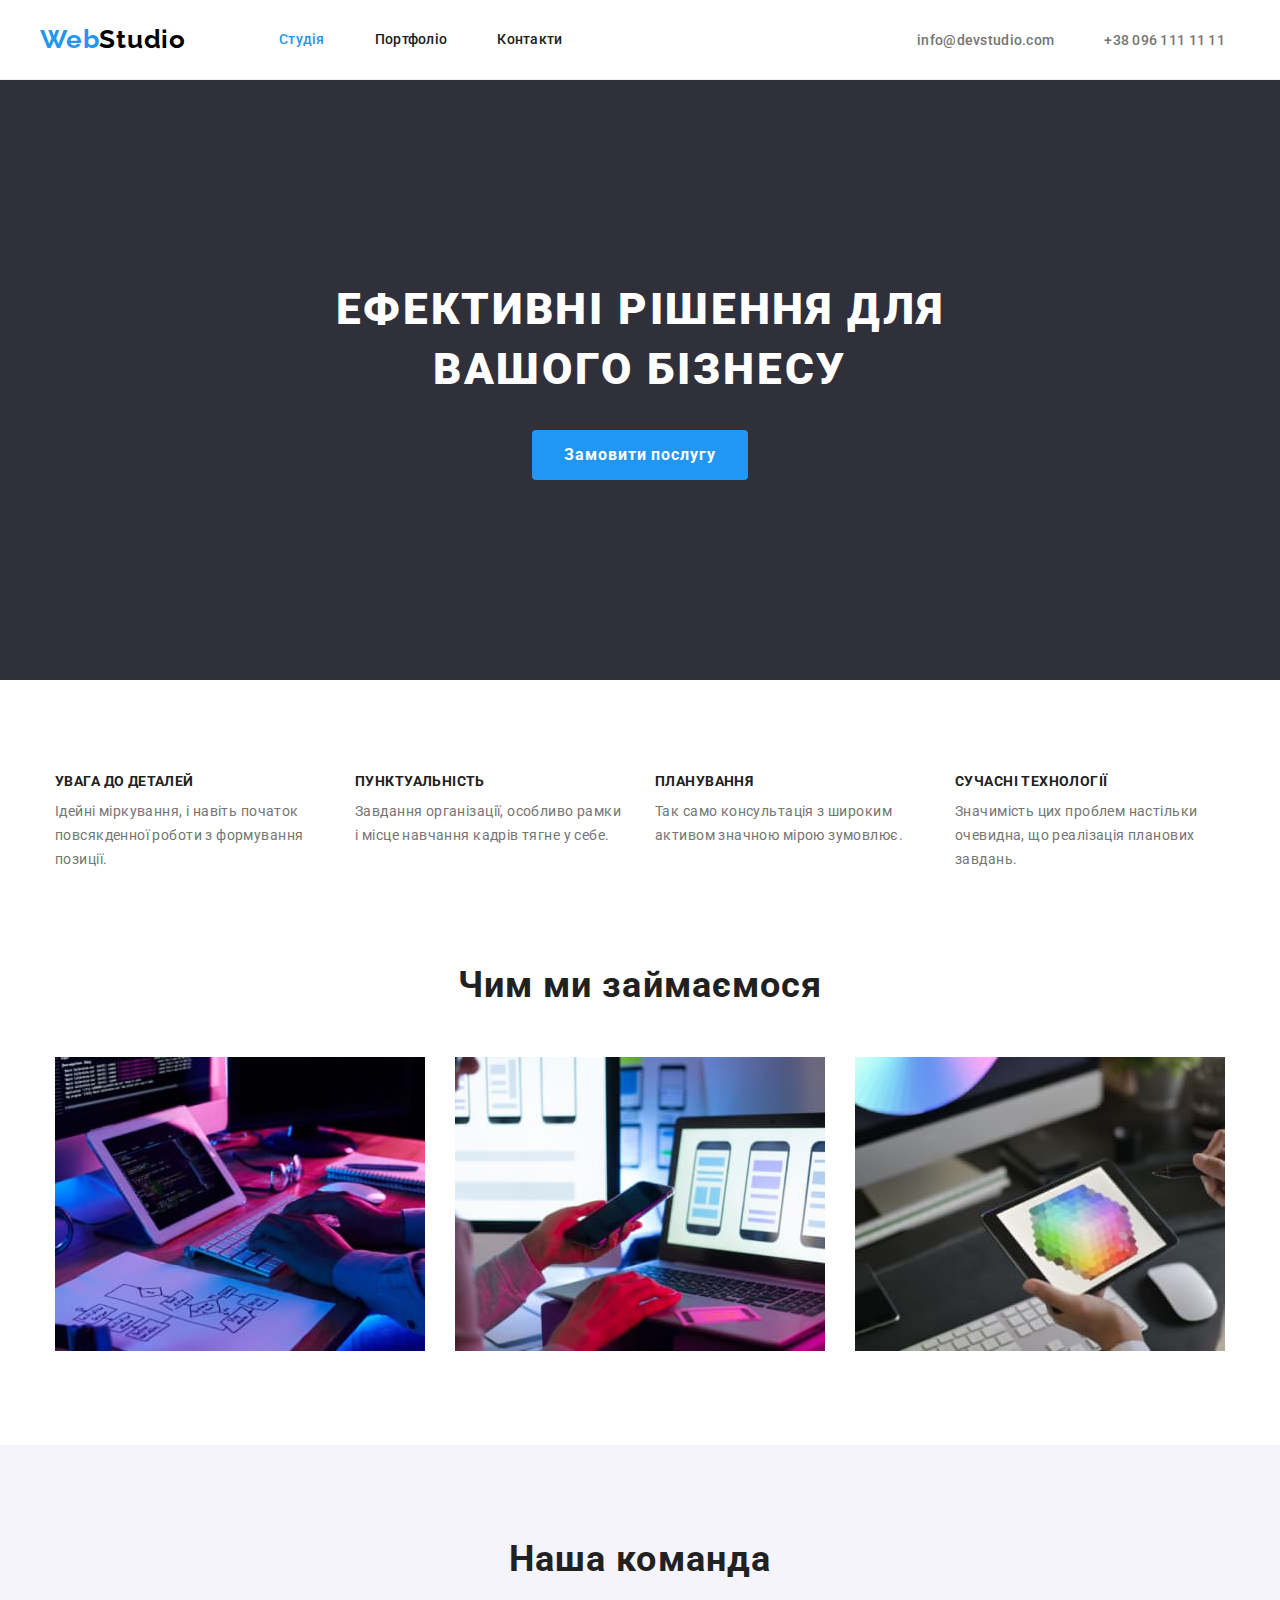
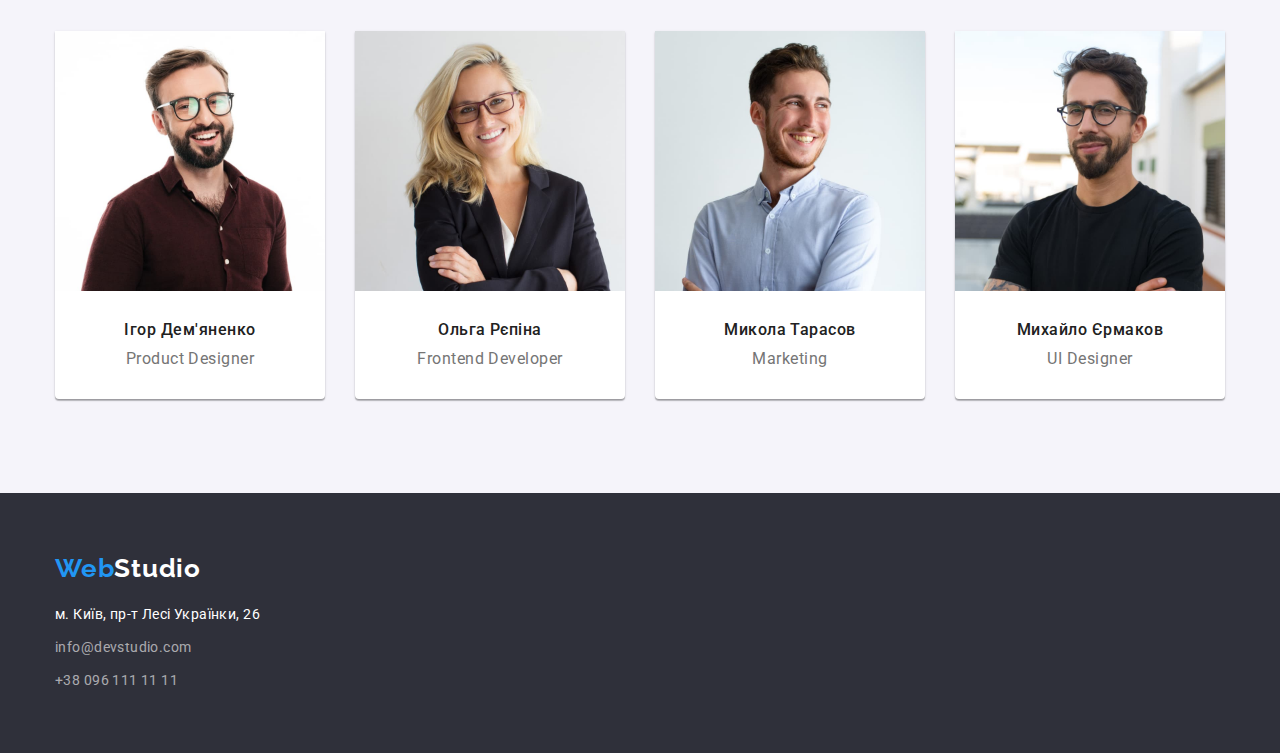
<file: index.html>
<!DOCTYPE html>
<html lang="uk">
  <head>
    <meta charset="UTF-8" />
    <meta http-equiv="X-UA-Compatible" content="IE=edge" />
    <meta name="viewport" content="width=device-width, initial-scale=1.0" />
    <title>WebStudio</title>
    <link
      rel="stylesheet"
      href="https://cdnjs.cloudflare.com/ajax/libs/modern-normalize/1.1.0/modern-normalize.min.css"
    />
    <link rel="preconnect" href="https://fonts.googleapis.com" />
    <link rel="preconnect" href="https://fonts.gstatic.com" crossorigin />
    <link
      href="https://fonts.googleapis.com/css2?family=Raleway:wght@400;700&family=Roboto:wght@400;500;700;900&display=swap"
      rel="stylesheet"
    />
    <link rel="stylesheet" href="css/styles.css" />
  </head>

  <body>
    <header class="header">
      <div class="container-header container">
        <nav class="head-nav">
          <a class="bodi-logo" href="/"
            ><span class="accent-logo">Web</span>Studio</a
          >
          <ul class="nav-list list">
            <li class="nav-item-link">
              <a class="nav-link studio link" href="index.html">Студія</a>
            </li>
            <li class="nav-item-link">
              <a class="nav-link link" href="portfolio.html">Портфоліо</a>
            </li>

            <li class="nav-item-link">
              <a class="nav-link link" href="">Контакти</a>
            </li>
          </ul>
        </nav>
        <ul class="aside-list list">
          <li class="aside-item-link">
            <a class="aside-link-mail link" href="mailto:info@devstudio.com"
              >info@devstudio.com</a
            >
          </li>
          <li class="aside-item-link">
            <a class="aside-link-phone link" href="tel:+380961111111"
              >+38 096 111 11 11</a
            >
          </li>
        </ul>
      </div>
    </header>

    <main class="maim maim-index">
      <section class="section-main-title">
        <div class="container container-main">
          <h1 class="main-title">Ефективні рішення для вашого бізнесу</h1>
          <button class="modal-btn" type="button">Замовити послугу</button>
        </div>
      </section>

      <section class="main-section-benefits section">
        <div class="container container-benefits">
          <ul class="list-section-benefits list">
            <li class="item-benefits">
              <h3 class="title-list-benefits">УВАГА ДО ДЕТАЛЕЙ</h3>
              <p class="text benefits">
                Ідейні міркування, і навіть початок повсякденної роботи з
                формування позиції.
              </p>
            </li>
            <li class="item-benefits">
              <h3 class="title-list-benefits">ПУНКТУАЛЬНІСТЬ</h3>
              <p class="text benefits">
                Завдання організації, особливо рамки і місце навчання кадрів
                тягне у себе.
              </p>
            </li>
            <li class="item-benefits">
              <h3 class="title-list-benefits">ПЛАНУВАННЯ</h3>
              <p class="text benefits">
                Так само консультація з широким активом значною мірою зумовлює.
              </p>
            </li>
            <li class="item-benefits">
              <h3 class="title-list-benefits">СУЧАСНІ ТЕХНОЛОГІЇ</h3>
              <p class="text benefits">
                Значимість цих проблем настільки очевидна, що реалізація
                планових завдань.
              </p>
            </li>
          </ul>
        </div>
      </section>

      <section class="main-section-work">
        <div class="container container-work">
          <h2 class="main-title-section-work">Чим ми займаємося</h2>
          <ul class="list-section-work list">
            <li class="item-work-img">
              <img
                class="img-work"
                src="images/work-img1.jpg"
                alt="programer working his desk office"
                width="370"
              />
            </li>
            <li class="item-work-img">
              <img
                class="img-work"
                src="images/work-img2.jpg"
                alt="web up designers are developing application smartphones"
                width="370"
              />
            </li>
            <li class="item-work-img">
              <img
                class="img-work"
                src="images/work-img3.jpg"
                alt="web design with working colour selection graphic tablet"
                width="370"
              />
            </li>
          </ul>
        </div>
      </section>

      <section class="main-section-workpeople">
        <div class="container container-workpeople">
          <h2 class="main-title-section-workpeople">Наша команда</h2>
          <ul class="list-section-workpeople list">
            <li class="item-workpeople">
              <img
                class="img-workpeople"
                src="images/pers-img0.jpg"
                alt="Ігор Дем'яненко"
                width="270"
              />
              <div class="workpeople">
                <h3 class="title-name-workpeople">Ігор Дем'яненко</h3>
                <p class="text profession">Product Designer</p>
              </div>
            </li>
            <li class="item-workpeople">
              <img
                class="img-workpeople"
                src="images/pers-img1.jpg"
                alt="Ольга Рєпіна"
                width="270"
              />
              <div class="workpeople">
                <h3 class="title-name-workpeople">Ольга Рєпіна</h3>
                <p class="text profession">Frontend Developer</p>
              </div>
            </li>
            <li class="item-workpeople">
              <img
                class="img-workpeople"
                src="images/pers-img2.jpg"
                alt="Микола Тарасов"
                width="270"
              />
              <div class="workpeople">
                <h3 class="title-name-workpeople">Микола Тарасов</h3>
                <p class="text profession">Marketing</p>
              </div>
            </li>
            <li class="item-workpeople">
              <img
                class="img-workpeople"
                src="images/pers-img3.jpg"
                alt="Михайло Єрмаков"
                width="270"
              />
              <div class="workpeople">
                <h3 class="title-name-workpeople">Михайло Єрмаков</h3>
                <p class="text profession">UI Designer</p>
              </div>
            </li>
          </ul>
        </div>
      </section>
    </main>

    <footer class="footer">
      <div class="container-footer container">
        <a class="footer-logo" href="/"
          ><span class="accent-logo">Web</span>Studio</a
        >
        <address class="footer-address">
          <p class="address">м. Київ, пр-т Лесі Українки, 26</p>
          <a class="footer-address-link link" href="mailto:info@devstudio.com"
            >info@devstudio.com</a
          >
          <a class="footer-address-link link" href="tel:+380961111111"
            >+38 096 111 11 11</a
          >
        </address>
      </div>
    </footer>
  </body>
</html>
</file>
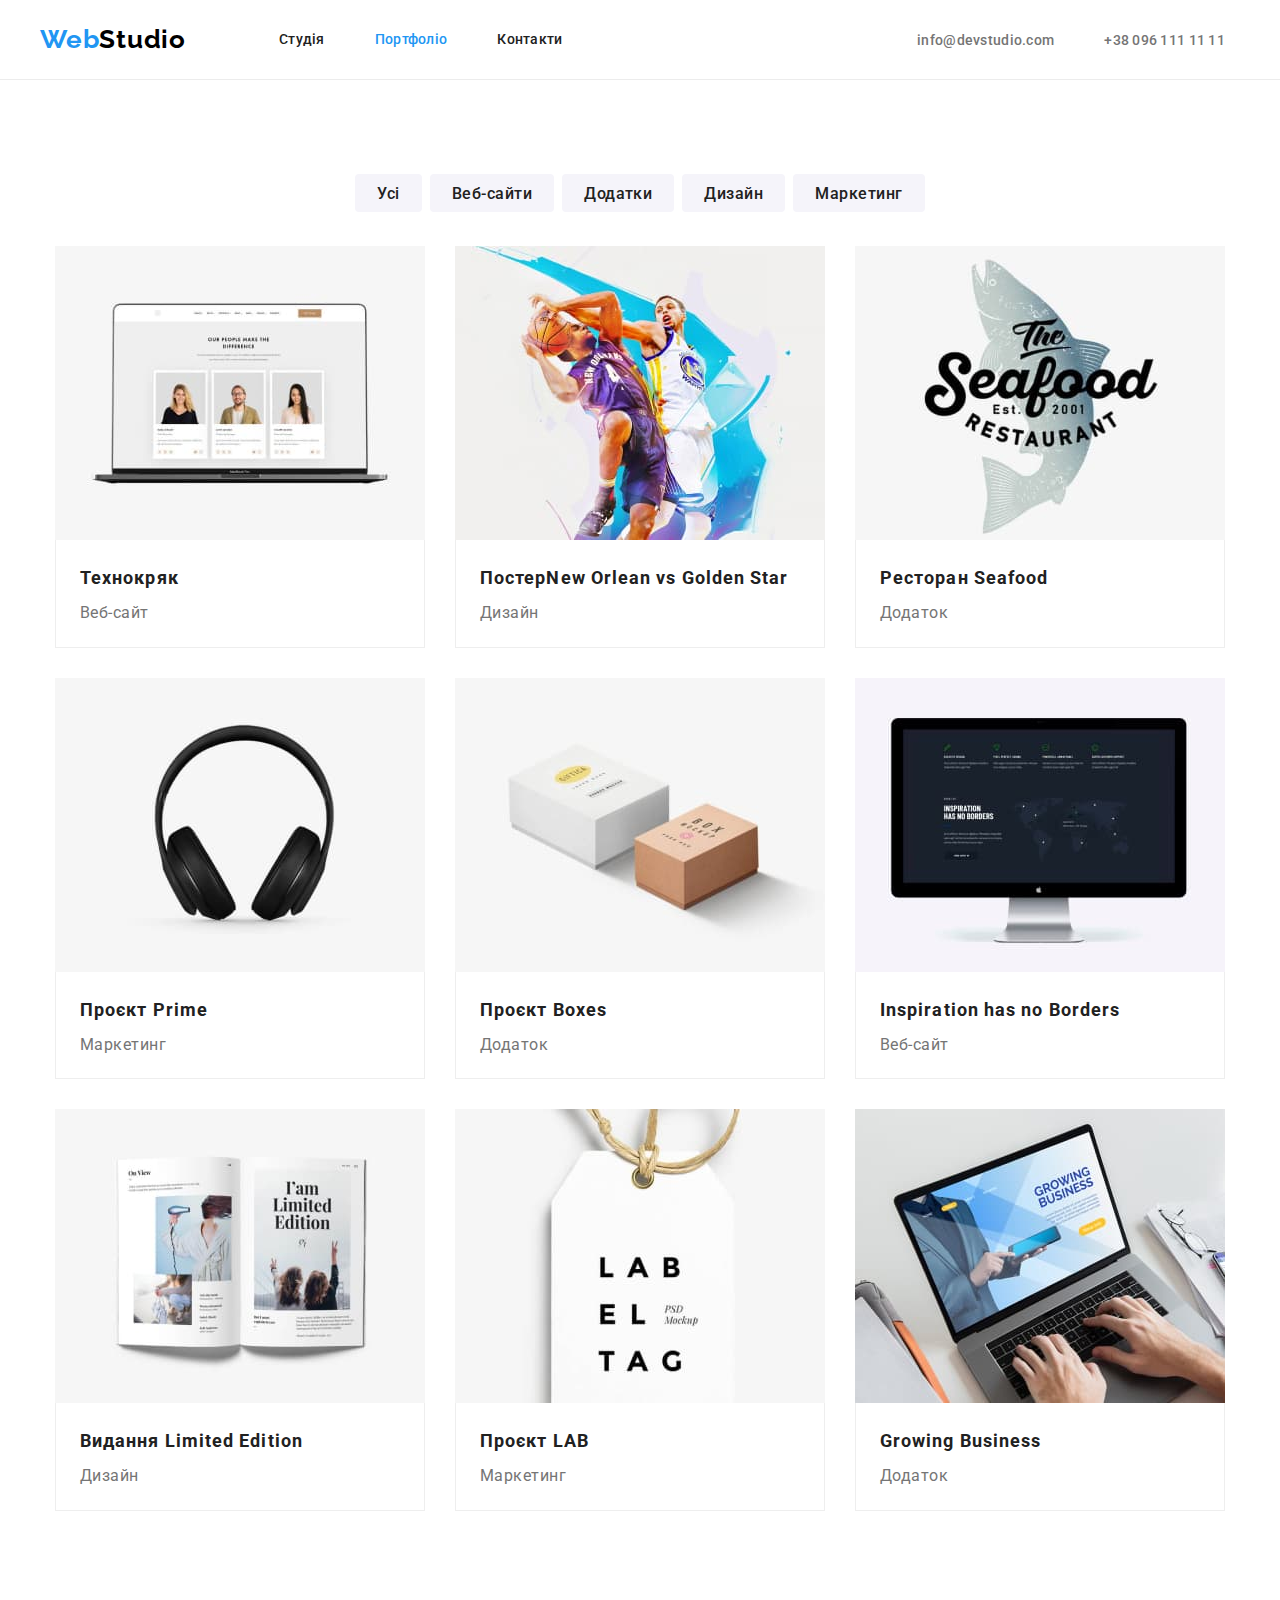
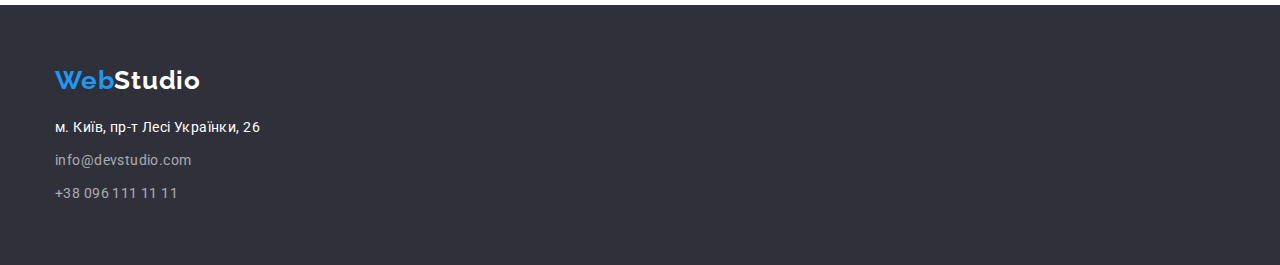
<file: portfolio.html>
<!DOCTYPE html>
<html lang="uk">
  <head>
    <meta charset="UTF-8" />
    <meta http-equiv="X-UA-Compatible" content="IE=edge" />
    <meta name="viewport" content="width=device-width, initial-scale=1.0" />
    <title>Document</title>
    <link
      rel="stylesheet"
      href="https://cdnjs.cloudflare.com/ajax/libs/modern-normalize/1.1.0/modern-normalize.min.css"
    />
    <link rel="preconnect" href="https://fonts.googleapis.com" />
    <link rel="preconnect" href="https://fonts.gstatic.com" crossorigin />
    <link
      href="https://fonts.googleapis.com/css2?family=Raleway:wght@400;700&family=Roboto:wght@400;500;700;900&display=swap"
      rel="stylesheet"
    />
    <link rel="stylesheet" href="css/styles.css" />
  </head>

  <body>
    <header class="header">
      <div class="container-header container">
        <nav class="head-nav">
          <a class="bodi-logo" href="/"
            ><span class="accent-logo">Web</span>Studio</a
          >
          <ul class="nav-list list">
            <li class="nav-item-link">
              <a class="nav-link link" href="index.html">Студія</a>
            </li>
            <li class="nav-item-link">
              <a class="nav-link portfolio link" href="portfolio.html"
                >Портфоліо</a
              >
            </li>

            <li class="nav-item-link">
              <a class="nav-link link" href="">Контакти</a>
            </li>
          </ul>
        </nav>
        <ul class="aside-list list">
          <li class="aside-item-link">
            <a class="aside-link-mail link" href="mailto:info@devstudio.com"
              >info@devstudio.com</a
            >
          </li>
          <li class="aside-item-link">
            <a class="aside-link-phone link" href="tel:+380961111111"
              >+38 096 111 11 11</a
            >
          </li>
        </ul>
      </div>
    </header>
    <main class="main main-portfolio">
      <section class="main-section-filter">
        <h1 class="hidden-header">Портфоліо</h1>
        <div class="container container-portfolio">
          <ul class="list-section-filter list">
            <li class="item-filter-button">
              <button class="btn-filter" type="button">Усі</button>
            </li>
            <li class="item-filter-button">
              <button class="btn-filter" type="button">Веб-сайти</button>
            </li>
            <li class="item-filter-button">
              <button class="btn-filter" type="button">Додатки</button>
            </li>
            <li class="item-filter-button">
              <button class="btn-filter" type="button">Дизайн</button>
            </li>
            <li class="item-filter-button">
              <button class="btn-filter" type="button">Маркетинг</button>
            </li>
          </ul>
          <ul class="list-section-portfolio list">
            <li class="item-portfolio">
              <a class="portfolio-link link" href="/">
                <img
                  class="img-portfolio"
                  src="images/port-img4.jpg"
                  alt="ноутбук з відкритимвеб сайтом"
                  width="370"
                />
                <div class="container-portfolio-main">
                  <h2 class="title-portfolio">Технокряк</h2>
                  <p class="naim-portfolio">Веб-сайт</p>
                </div>
              </a>
            </li>
            <li class="item-portfolio">
              <a class="portfolio-link link" href="/">
                <img
                  class="img-portfolio"
                  src="images/port-img5.jpg"
                  alt="два босетболіста"
                  width="370"
                />
                <div class="container-portfolio-main">
                  <h2 class="title-portfolio">
                    ПостерNew Orlean vs Golden Star
                  </h2>
                  <p class="naim-portfolio">Дизайн</p>
                </div>
              </a>
            </li>
            <li class="item-portfolio">
              <a class="portfolio-link link" href="/">
                <img
                  class="img-portfolio"
                  src="images/port-img6.jpg"
                  alt="риба"
                  width="370"
                />
                <div class="container-portfolio-main">
                  <h2 class="title-portfolio">Ресторан Seafood</h2>
                  <p class="naim-portfolio">Додаток</p>
                </div>
              </a>
            </li>
            <li class="item-portfolio">
              <a class="portfolio-link link" href="/">
                <img
                  class="img-portfolio"
                  src="images/port-img7.jpg"
                  alt="навушники"
                  width="370"
                />
                <div class="container-portfolio-main">
                  <h2 class="title-portfolio">Проєкт Prime</h2>
                  <p class="naim-portfolio">Маркетинг</p>
                </div>
              </a>
            </li>
            <li class="item-portfolio">
              <a class="portfolio-link link" href="/">
                <img
                  class="img-portfolio"
                  src="images/port-img8.jpg"
                  alt="дві коробки"
                  width="370"
                />
                <div class="container-portfolio-main">
                  <h2 class="title-portfolio">Проєкт Boxes</h2>
                  <p class="naim-portfolio">Додаток</p>
                </div>
              </a>
            </li>
            <li class="item-portfolio">
              <a class="portfolio-link link" href="/">
                <img
                  class="img-portfolio"
                  src="images/port-img9.jpg"
                  alt="монітор з відкритим веб сайтом"
                  width="370"
                />
                <div class="container-portfolio-main">
                  <h2 class="title-portfolio">Inspiration has no Borders</h2>
                  <p class="naim-portfolio">Веб-сайт</p>
                </div>
              </a>
            </li>
            <li class="item-portfolio">
              <a class="portfolio-link link" href="/">
                <img
                  class="img-portfolio"
                  src="images/port-img10.jpg"
                  alt="розгорнутий глянцевий журнал"
                  width="370"
                />
                <div class="container-portfolio-main">
                  <h2 class="title-portfolio">Видання Limited Edition</h2>
                  <p class="naim-portfolio">Дизайн</p>
                </div>
              </a>
            </li>
            <li class="item-portfolio">
              <a class="portfolio-link link" href="/">
                <img
                  class="img-portfolio"
                  src="images/port-img11.jpg"
                  alt="бірка"
                  width="370"
                />
                <div class="container-portfolio-main">
                  <h2 class="title-portfolio">Проєкт LAB</h2>
                  <p class="naim-portfolio">Маркетинг</p>
                </div>
              </a>
            </li>
            <li class="item-portfolio">
              <a class="portfolio-link link" href="/">
                <img
                  class="img-portfolio"
                  src="images/port-img12.jpg"
                  alt="на ноутбукі відкривають веб додаток"
                  width="370"
                />
                <div class="container-portfolio-main">
                  <h2 class="title-portfolio">Growing Business</h2>
                  <p class="naim-portfolio">Додаток</p>
                </div>
              </a>
            </li>
          </ul>
        </div>
      </section>
    </main>
    <footer class="footer">
      <div class="container-footer container">
        <a class="footer-logo" href="/"
          ><span class="accent-logo">Web</span>Studio</a
        >
        <address class="footer-address">
          <p class="address">м. Київ, пр-т Лесі Українки, 26</p>
          <a class="footer-address-link link" href="mailto:info@devstudio.com"
            >info@devstudio.com</a
          >
          <a class="footer-address-link link" href="tel:+380961111111"
            >+38 096 111 11 11</a
          >
        </address>
      </div>
    </footer>
  </body>
</html>
</file>
<file: css/styles.css>
/* общие */
:root {
  --main-font-roboto: Roboto, sans-serif;
  --title-color: #212121;
  --text-color: #757575;
  --accent-color: #2196f3;
  --fon-color: #ffffff;
  --backgraund-color: #f5f4fa;
  --main-color: #f5f5f5;
}
h1,
h2,
h3 {
  margin-top: 0;
  margin-bottom: 0;
  padding-left: 0;
}
p {
  margin-top: 0;
  margin-bottom: 0;
}
.list {
  margin: 0;
  padding-left: 0;
  list-style: none;
  display: flex;
  justify-content: space-between;
}
.link,
.bodi-logo,
.footer-logo {
  text-decoration: none;
}
body {
  color: var(--title-color);
  font-family: var(--main-font-roboto);
}

.item-workpeople,
.header,
.main-section-benefits,
.main-section-work,
.main-portfolio {
  background: var(--fon-color);
}
.main-section-workpeople {
  background: var(--backgraund-color);
}
.section-main-title,
.footer {
  background: #2f303a;
}
.link:hover,
.link:focus,
.link:active {
  color: var(--accent-color);
}
.container {
  margin-left: auto;
  margin-right: auto;
  padding-left: 15px;
  padding-right: 15px;
  width: 1200px;
}
img {
  display: block;
}
/* logo */
.bodi-logo {
  margin-right: 93px;
  font-family: "Raleway";
  font-weight: 700;
  font-size: 26px;
  line-height: 1.19;
  letter-spacing: 0.03em;
  color: #000000;
}
.accent-logo {
  padding: 0;
  color: var(--accent-color);
}
.footer-logo {
  font-family: "Raleway";
  font-weight: 700;
  font-size: 26px;
  line-height: 1.19;
  letter-spacing: 0.03em;
  color: var(--fon-color);
}
/* heder */
.header {
  border-bottom: 1px solid #ececec;
}
.head-nav,
.container-header {
  display: flex;
  justify-content: space-between;
  padding-left: 0;
  align-items: center;
}

.aside-list {
  margin: 0;
}
.head-nav {
  justify-content: space-between;
}
.nav-list .nav-item-link:not(:last-child) {
  margin-right: 50px;
}
.aside-item-link:not(:last-child) {
  margin-right: 50px;
}
.nav-link {
  display: block;
  padding-top: 32px;
  padding-bottom: 32px;
  font-family: var(--main-font-roboto);
  font-weight: 500;
  font-size: 14px;
  line-height: 1.1;
  letter-spacing: 0.02em;
  color: var(--title-color);
}

.studio,
.portfolio {
  color: var(--accent-color);
}
.aside-link-phone,
.aside-link-mail {
  margin: 0;
  font-family: var(--main-font-roboto);
  font-weight: 500;
  font-size: 14px;
  line-height: 1.1;
  letter-spacing: 0.02em;
  color: var(--text-color);
}
/* студія */
.section-main-title {
  padding-top: 200px;
  padding-bottom: 200px;
}
.container-main {
  text-align: center;
}
.main-title {
  width: 700px;
  margin: 0;
  margin-left: auto;
  margin-right: auto;
  margin-bottom: 30px;
  font-family: var(--main-font-roboto);
  font-weight: 900;
  font-size: 44px;
  line-height: 1.36;
  letter-spacing: 0.06em;
  text-transform: uppercase;
  color: var(--fon-color);
}
.modal-btn {
  margin-left: auto;
  margin-right: auto;
  padding: 10px 32px;
  font-family: var(--main-font-roboto);
  font-weight: 700;
  font-size: 16px;
  line-height: 1.87;
  align-items: center;
  text-align: center;
  letter-spacing: 0.06em;
  color: var(--fon-color);
  background: var(--accent-color);
  border: none;
  border-radius: 4px;
}

.main-section-benefits {
  padding-top: 94px;
  padding-bottom: 94px;
}

.item-benefits {
  width: 270px;
}
.item-benefits:not(:last-child) {
  margin-right: 30px;
}
.main-section-work {
  padding-bottom: 94px;
}
.item-work-img:not(:last-child) {
  margin-right: 30px;
}
.title-list-benefits {
  margin-bottom: 10px;
  font-family: var(--main-font-roboto);
  font-weight: 700;
  font-size: 14px;
  line-height: 1.14;
  letter-spacing: 0.03em;
  text-transform: uppercase;
  color: var(--title-color);
}
.benefits {
  font-family: var(--main-font-roboto);
  font-size: 14px;
  line-height: 1.7;
  letter-spacing: 0.03em;
  color: var(--text-color);
}
.main-section-workpeople {
  padding-top: 94px;
  padding-bottom: 94px;
}
.list-section-workpeople {
  display: flex;
  padding: 0;
}
.item-workpeople:not(:last-child) {
  margin-right: 30px;
}
.item-workpeople {
  width: 270px;
  align-items: center;
}

.main-title-section-work,
.main-title-section-workpeople {
  margin: 0;
  margin-bottom: 50px;
  font-family: var(--main-font-roboto);
  font-weight: 700;
  font-size: 36px;
  line-height: 1.16;
  text-align: center;
  letter-spacing: 0.03em;
  color: var(--title-color);
}
.item-workpeople {
  background: var(--fon-color);
  box-shadow: 0px 1px 3px rgba(0, 0, 0, 0.12), 0px 1px 1px rgba(0, 0, 0, 0.14),
    0px 2px 1px rgba(0, 0, 0, 0.2);
  border-radius: 0px 0px 4px 4px;
}
.workpeople {
  padding-top: 30px;
  padding-bottom: 30px;
}
.title-name-workpeople {
  margin: 0;
  margin-bottom: 10px;
  font-family: var(--main-font-roboto);
  font-weight: 500;
  font-size: 16px;
  line-height: 1.18;
  text-align: center;
  letter-spacing: 0.03em;
  color: var(--title-color);
}
.profession {
  font-family: var(--main-font-roboto);
  font-size: 16px;
  line-height: 1.18;
  text-align: center;
  letter-spacing: 0.03em;
  color: var(--text-color);
}
/* Портфоліо */
.main-portfolio {
  display: block;
}
.main-section-filter {
  padding-top: 94px;
  padding-bottom: 94px;
}

.list-section-filter {
  margin-bottom: 34px;
}
.item-filter-button:not(:last-child) {
  margin-right: 8px;
}
.container-portfolio .list {
  flex-wrap: wrap;
  justify-content: center;
}
.btn-filter {
  padding: 6px 22px;
  font-family: var(--main-font-roboto);
  font-weight: 500;
  font-size: 16px;
  line-height: 1.6;
  text-align: center;
  letter-spacing: 0.03em;
  color: var(--title-color);
  height: 38px;
  background: var(--backgraund-color);
  border: none;
  border-radius: 4px;
}
.btn-filter:hover,
.btn-filter:focus {
  color: var(--fon-color);
  background: var(--accent-color);
  box-shadow: 0px 3px 1px rgba(0, 0, 0, 0.1), 0px 1px 2px rgba(0, 0, 0, 0.08),
    0px 2px 2px rgba(0, 0, 0, 0.12);
  border-radius: 4px;
  cursor: pointer;
}
.hidden-header {
  display: none;
}

.item-portfolio {
  margin-right: 30px;
  margin-bottom: 30px;
  padding: 0;
  width: 370px;
  background: #ffffff;
}
.container-portfolio-main {
  padding: 20px 24px;
  border: 1px solid #eeeeee;
  border-top: 0;
}
.item-portfolio:nth-child(3n + 3) {
  margin-right: 0;
}
.item-portfolio:nth-last-child(-n + 3) {
  margin-bottom: 0;
}
.title-portfolio {
  margin: 0;
  margin-bottom: 4px;
  font-family: var(--main-font-roboto);
  font-weight: 700;
  font-size: 18px;
  line-height: 2;
  letter-spacing: 0.06em;
  color: var(--title-color);
}
.naim-portfolio {
  margin: 0;
  font-family: var(--main-font-roboto);
  font-size: 16px;
  line-height: 1.66;
  letter-spacing: 0.03em;
  color: var(--text-color);
}
/* footer */

.footer {
  padding-top: 60px;
  padding-bottom: 60px;
}
.footer-logo {
  display: block;
  margin-bottom: 20px;
}
.footer-address-link {
  display: block;
  margin: 0;
  margin-bottom: 9px;
  font-family: var(--main-font-roboto);
  font-style: normal;
  font-weight: 400;
  font-size: 14px;
  line-height: 1.7;
  letter-spacing: 0.03em;
  color: rgba(255, 255, 255, 0.6);
}
.footer-address-link:last-child {
  margin-bottom: 0;
}
.address {
  display: block;
  margin: 0;
  margin-bottom: 9px;
  font-family: var(--main-font-roboto);
  font-style: normal;
  font-weight: 400;
  font-size: 14px;
  line-height: 1.7;
  letter-spacing: 0.03em;
  color: var(--fon-color);
}
</file>
